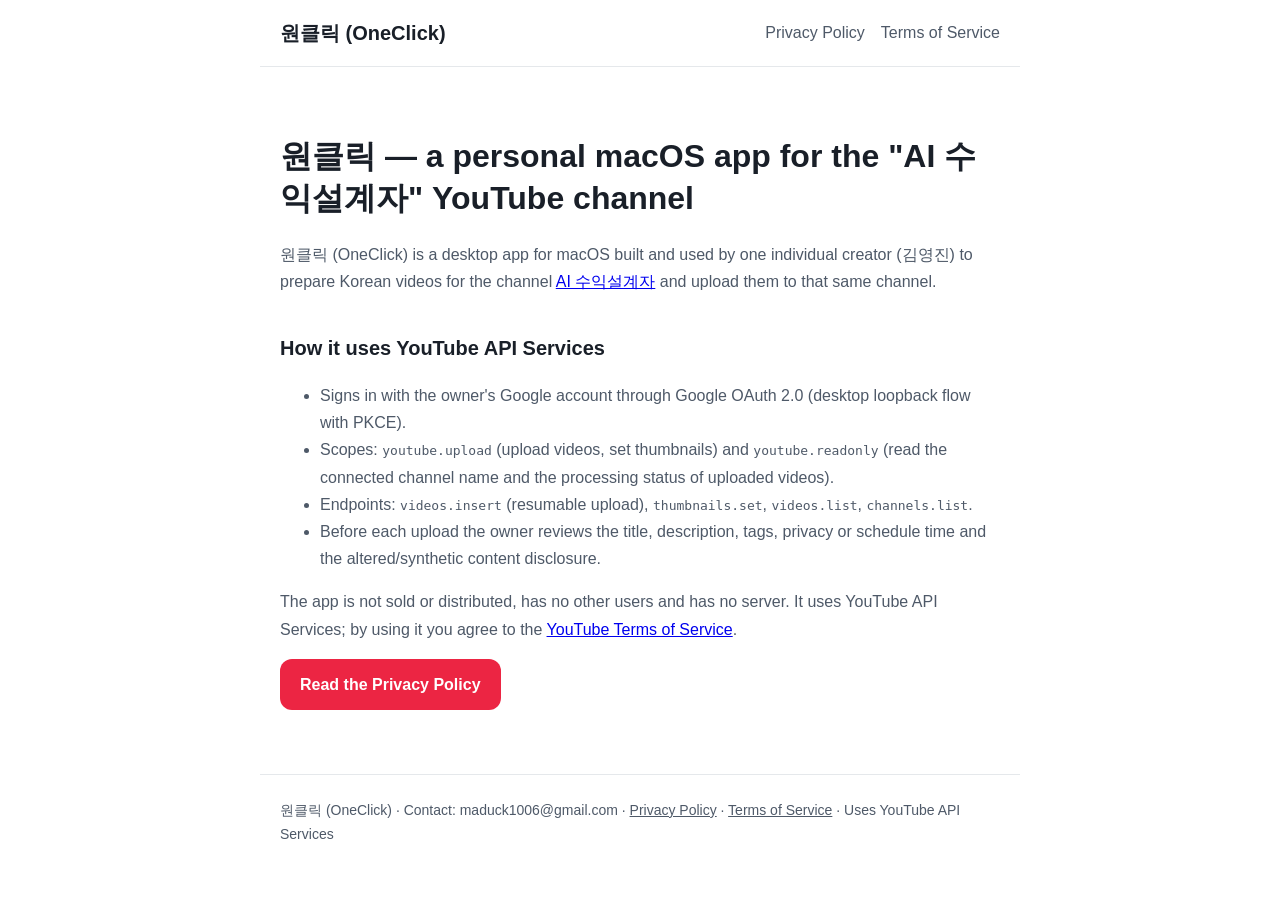
<file: index.html>
<!doctype html><html lang="ko"><head><meta charset="utf-8"><meta name="viewport" content="width=device-width,initial-scale=1"><title>원클릭 (OneClick)</title><link rel="stylesheet" href="style.css"></head><body>
<header><b>원클릭 (OneClick)</b><nav><a href="privacy.html">Privacy Policy</a><a href="terms.html">Terms of Service</a></nav></header>
<div class="wrap">
<h1>원클릭 — a personal macOS app for the "AI 수익설계자" YouTube channel</h1>
<p>원클릭 (OneClick) is a desktop app for macOS built and used by one individual creator (김영진) to prepare Korean videos for the channel <a href="https://www.youtube.com/channel/UCFRF7BmBa_0-JF0816aEuGg">AI 수익설계자</a> and upload them to that same channel.</p>
<h2>How it uses YouTube API Services</h2>
<ul>
<li>Signs in with the owner's Google account through Google OAuth 2.0 (desktop loopback flow with PKCE).</li>
<li>Scopes: <code>youtube.upload</code> (upload videos, set thumbnails) and <code>youtube.readonly</code> (read the connected channel name and the processing status of uploaded videos).</li>
<li>Endpoints: <code>videos.insert</code> (resumable upload), <code>thumbnails.set</code>, <code>videos.list</code>, <code>channels.list</code>.</li>
<li>Before each upload the owner reviews the title, description, tags, privacy or schedule time and the altered/synthetic content disclosure.</li>
</ul>
<p>The app is not sold or distributed, has no other users and has no server. It uses YouTube API Services; by using it you agree to the <a href="https://www.youtube.com/t/terms">YouTube Terms of Service</a>.</p>
<p><a class="btn" href="privacy.html">Read the Privacy Policy</a></p>
</div>
<footer>원클릭 (OneClick) · Contact: maduck1006@gmail.com · <a href="privacy.html">Privacy Policy</a> · <a href="terms.html">Terms of Service</a> · Uses YouTube API Services</footer>
</body></html>
</file>
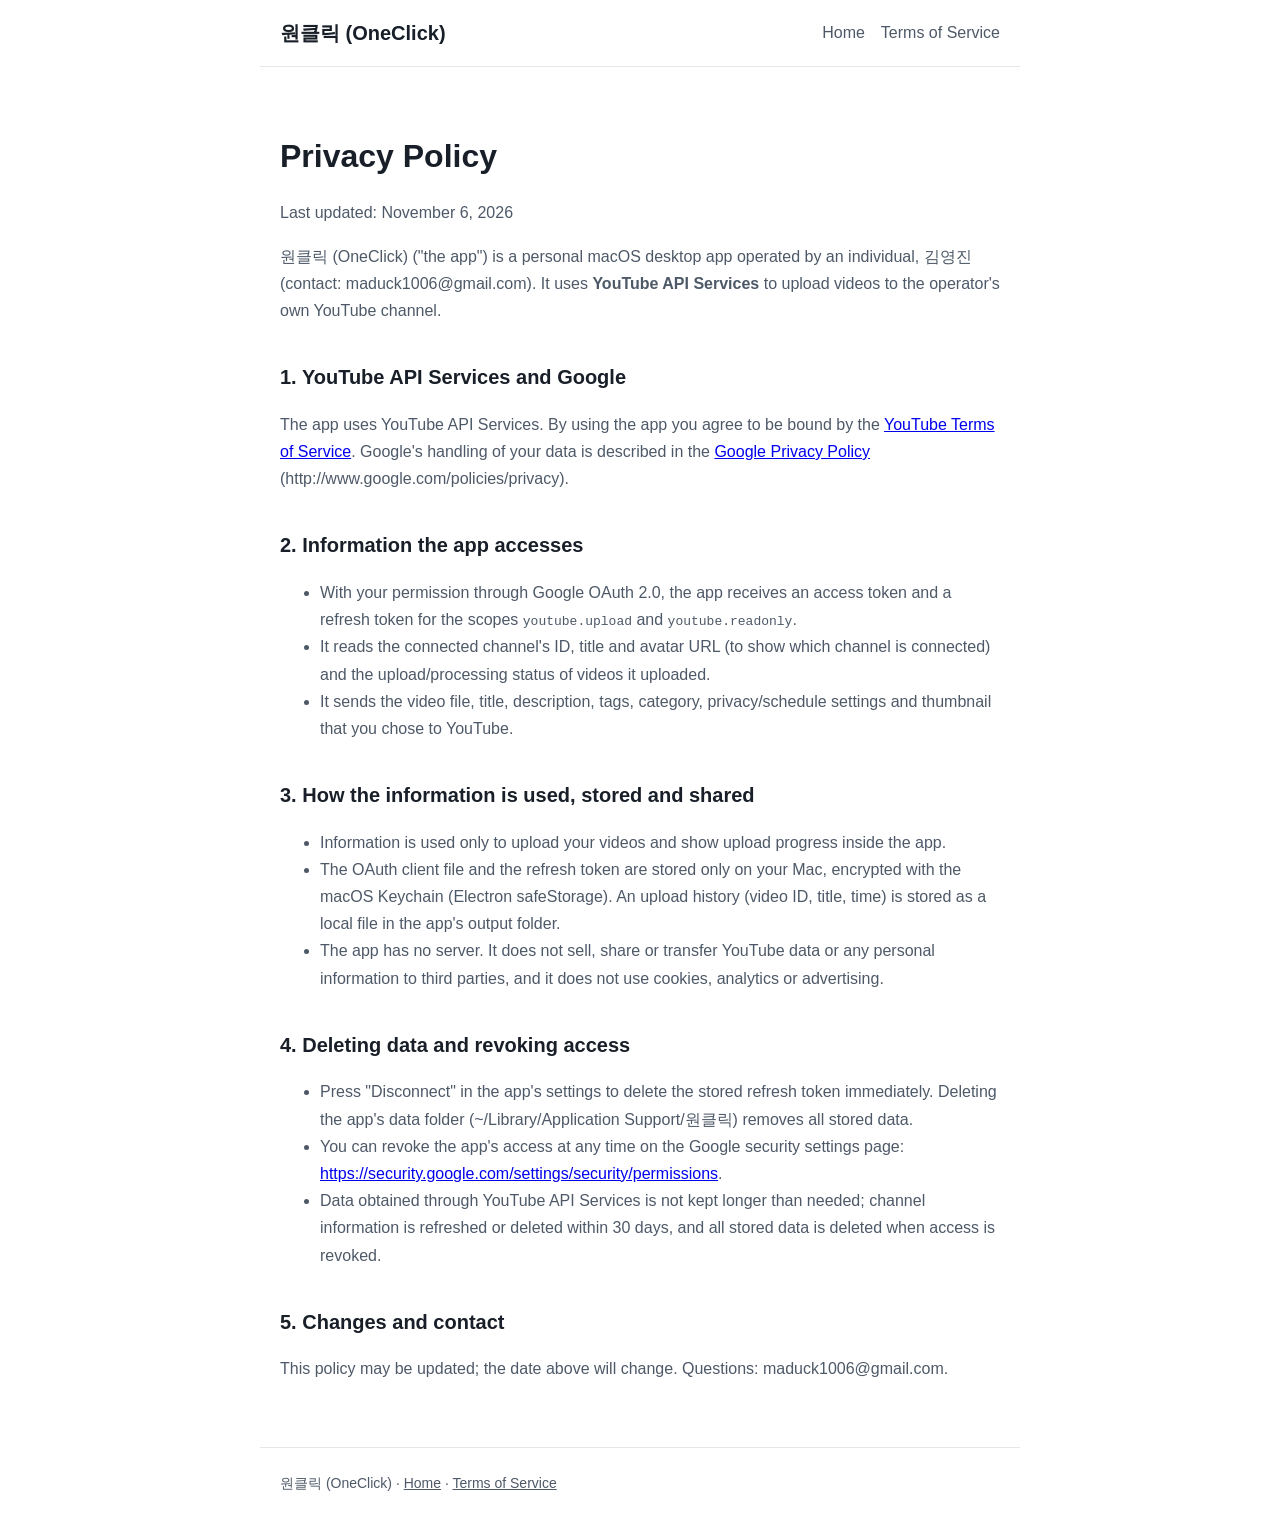
<file: privacy.html>
<!doctype html><html lang="ko"><head><meta charset="utf-8"><meta name="viewport" content="width=device-width,initial-scale=1"><title>Privacy Policy · 원클릭</title><link rel="stylesheet" href="style.css"></head><body>
<header><b>원클릭 (OneClick)</b><nav><a href="index.html">Home</a><a href="terms.html">Terms of Service</a></nav></header>
<div class="wrap">
<h1>Privacy Policy</h1>
<p>Last updated: November 6, 2026</p>
<p>원클릭 (OneClick) ("the app") is a personal macOS desktop app operated by an individual, 김영진 (contact: maduck1006@gmail.com). It uses <b>YouTube API Services</b> to upload videos to the operator's own YouTube channel.</p>
<h2>1. YouTube API Services and Google</h2>
<p>The app uses YouTube API Services. By using the app you agree to be bound by the <a href="https://www.youtube.com/t/terms">YouTube Terms of Service</a>. Google's handling of your data is described in the <a href="https://policies.google.com/privacy">Google Privacy Policy</a> (http://www.google.com/policies/privacy).</p>
<h2>2. Information the app accesses</h2>
<ul>
<li>With your permission through Google OAuth 2.0, the app receives an access token and a refresh token for the scopes <code>youtube.upload</code> and <code>youtube.readonly</code>.</li>
<li>It reads the connected channel's ID, title and avatar URL (to show which channel is connected) and the upload/processing status of videos it uploaded.</li>
<li>It sends the video file, title, description, tags, category, privacy/schedule settings and thumbnail that you chose to YouTube.</li>
</ul>
<h2>3. How the information is used, stored and shared</h2>
<ul>
<li>Information is used only to upload your videos and show upload progress inside the app.</li>
<li>The OAuth client file and the refresh token are stored only on your Mac, encrypted with the macOS Keychain (Electron safeStorage). An upload history (video ID, title, time) is stored as a local file in the app's output folder.</li>
<li>The app has no server. It does not sell, share or transfer YouTube data or any personal information to third parties, and it does not use cookies, analytics or advertising.</li>
</ul>
<h2>4. Deleting data and revoking access</h2>
<ul>
<li>Press "Disconnect" in the app's settings to delete the stored refresh token immediately. Deleting the app's data folder (~/Library/Application Support/원클릭) removes all stored data.</li>
<li>You can revoke the app's access at any time on the Google security settings page: <a href="https://security.google.com/settings/security/permissions">https://security.google.com/settings/security/permissions</a>.</li>
<li>Data obtained through YouTube API Services is not kept longer than needed; channel information is refreshed or deleted within 30 days, and all stored data is deleted when access is revoked.</li>
</ul>
<h2>5. Changes and contact</h2>
<p>This policy may be updated; the date above will change. Questions: maduck1006@gmail.com.</p>
</div>
<footer>원클릭 (OneClick) · <a href="index.html">Home</a> · <a href="terms.html">Terms of Service</a></footer>
</body></html>
</file>
<file: style.css>
:root{--fg:#191F28;--sub:#4E5968;--line:#E5E8EB;--accent:#EC2543;--bg:#fff}
*{box-sizing:border-box}body{margin:0;font-family:-apple-system,"Pretendard","Apple SD Gothic Neo",sans-serif;color:var(--fg);background:var(--bg);line-height:1.7}
.wrap{max-width:760px;margin:0 auto;padding:48px 20px}
header{display:flex;justify-content:space-between;align-items:center;border-bottom:1px solid var(--line);padding:16px 20px;max-width:760px;margin:0 auto}
header b{font-size:20px}nav a{margin-left:16px;color:var(--sub);text-decoration:none}
h1{font-size:32px;line-height:1.3}h2{font-size:20px;margin-top:36px}p,li{color:var(--sub)}
.btn{display:inline-block;background:var(--accent);color:#fff;padding:12px 20px;border-radius:12px;text-decoration:none;font-weight:700}
footer{border-top:1px solid var(--line);color:var(--sub);font-size:14px;padding:24px 20px;max-width:760px;margin:0 auto}
footer a{color:var(--sub)}
</file>
